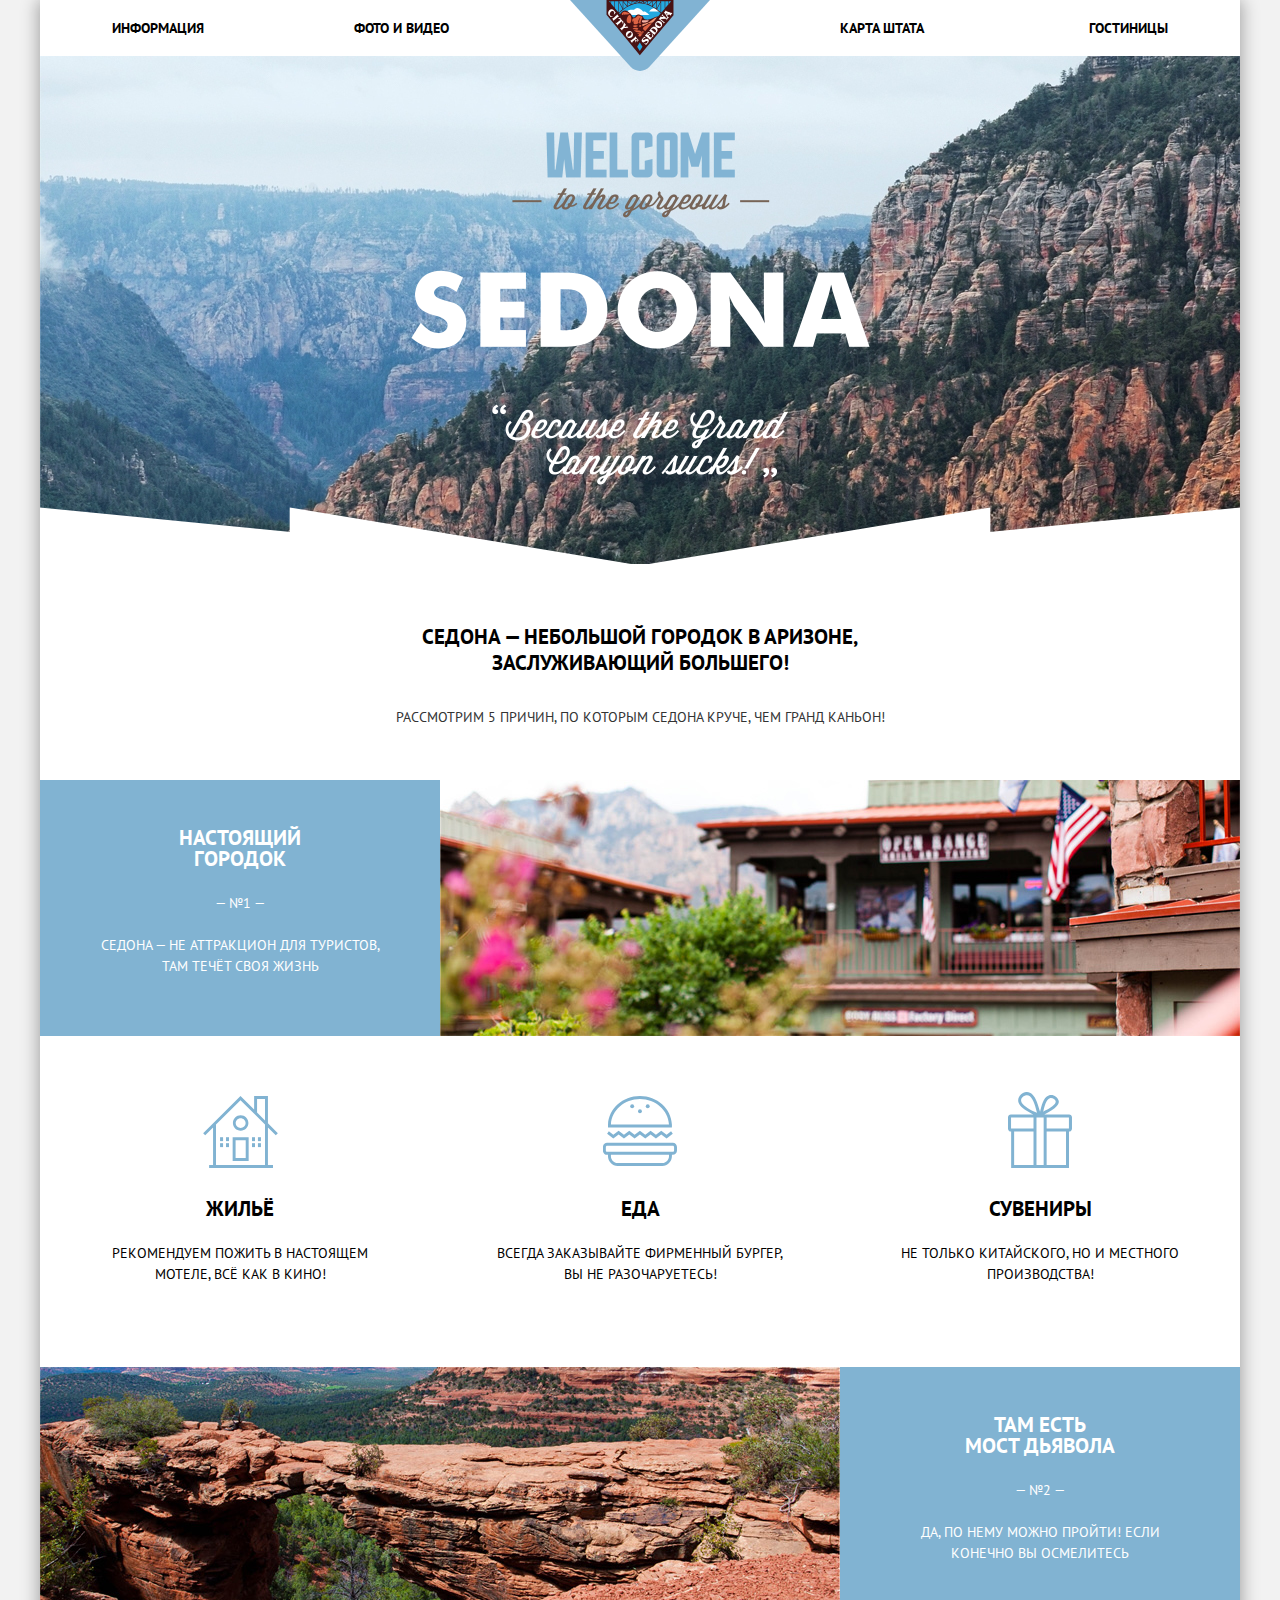
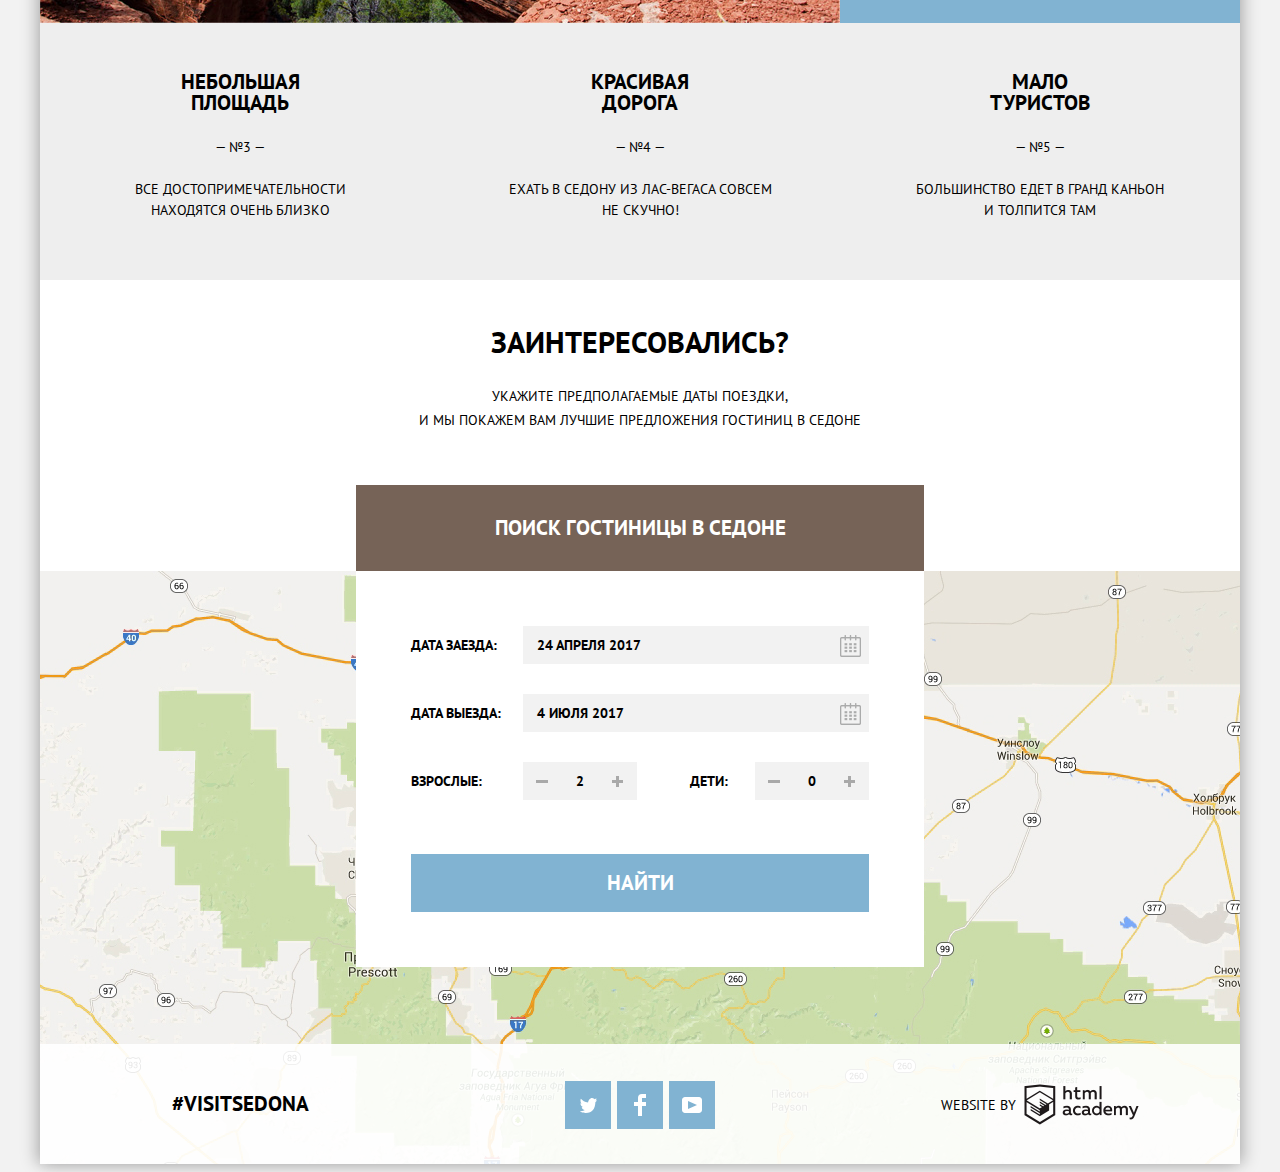
<file: index.html>
<!DOCTYPE html>
<html lang="ru">
<head>
  <meta charset="utf-8">
  <title>HTML Academy: Седона</title>
  <link href="https://fonts.googleapis.com/css?family=PT+Sans:400,700&display=swap&subset=cyrillic" rel="stylesheet">
  <link href="css/normalize.css" rel="stylesheet">
  <link href="css/style.min.css" rel="stylesheet">
</head>
<body>
  <div class="wrapper">
    <header class="main-header">
      <nav class="main-navigation">
        <a class="main-header-logo"><img alt="Логотип города Седона" height="72" src="img/logo.svg" width="140"></a>
        <ul class="site-navigation">
          <li>
            <a href="info.html">Информация</a>
          </li>
          <li>
            <a href="photos.html">Фото и видео</a>
          </li>
          <li>
            <a href="map.html">Карта штата</a>
          </li>
          <li>
            <a href="inner.html">Гостиницы</a>
          </li>
        </ul>
      </nav>
    </header>
    <main class="container">
      <section class="welcome">
        <h2 class="visually-hidden">Приветствие</h2><img alt="Welcome to Sedona" height="353" src="img/welcome.svg" width="459">
      </section>
      <section class="info">
        <h1 class="visually-hidden">Sedona</h1>
        <h2>Седона — небольшой городок в Аризоне, заслуживающий большего!</h2>
        <p>Рассмотрим 5 причин, по которым Седона круче, чем гранд каньон!</p>
      </section>
      <section class="real-town">
        <div class="town-life">
          <h2>Настоящий городок</h2>
          <p>— №1 —</p>
          <p>Седона — не аттракцион для туристов, там течёт своя жизнь</p>
        </div>
        <div class="image-town"><img alt="Настоящий городок" height="256" src="img/town.jpg" width="800"></div>
      </section>
      <section class="advices">
        <div class="advice-item">
          <h2>Жильё</h2>
          <p>Рекомендуем пожить в настоящем мотеле, всё как в кино!</p>
        </div>
        <div class="advice-item">
          <h2>Еда</h2>
          <p>Всегда заказывайте фирменный бургер, вы не разочаруетесь!</p>
        </div>
        <div class="advice-item">
          <h2>Сувениры</h2>
          <p>Не только китайского, но и местного производства!</p>
        </div>
      </section>
      <section class="reason-bridge">
        <div class="image-bridge"><img alt="Мост дьявола" height="256" src="img/bridge.jpg" width="800"></div>
        <div class="bridge">
          <h2>Там есть<br>
          Мост дьявола</h2>
          <p>— №2 —</p>
          <p>Да, по нему можно пройти! Если конечно вы осмелитесь</p>
        </div>
      </section>
      <section class="features">
        <div class="feature-item">
          <h2>Небольшая площадь</h2>
          <p>— №3 —</p>
          <p>Все достопримечательности находятся очень близко</p>
        </div>
        <div class="feature-item">
          <h2>Красивая дорога</h2>
          <p>— №4 —</p>
          <p>Ехать в Седону из Лас-Вегаса совсем не скучно!</p>
        </div>
        <div class="feature-item">
          <h2>Мало туристов</h2>
          <p>— №5 —</p>
          <p>Большинство едет в гранд каньон и толпится там</p>
        </div>
      </section>
      <section class="hotels">
        <h2>Заинтересовались?</h2>
        <p>Укажите предполагаемые даты поездки,<br>
        и мы покажем вам лучшие предложения гостиниц в седоне</p><button class="hotels-button">Поиск гостиницы В седоне</button>
        <form action="https://echo.htmlacademy.ru" class="hotels-form" method="post">
          <p class="hotel-date"><label for="hotel-arrival-date">Дата заезда:</label> <input class="date" id="hotel-arrival-date" name="arrival-date" placeholder=" 24 апреля 2017" type="text" value=""> <button class="calendar"></button></p>
          <p class="hotel-date"><label for="hotel-departure-date">Дата выезда:</label> <input class="date" id="hotel-departure-date" name="departure-date" placeholder=" 4 июля 2017" type="text" value=""> <button class="calendar"></button></p>
          <p class="guest"><label class="adults" for="guest-adults">Взрослые:</label> <button class="minus" onclick="minusAd()" type="button"></button> <input id="guest-adults" name="adults" required="" type="text" value="2"> <button class="plus" onclick="plusAd()" type="button"></button> <label class="children" for="guest-children">Дети:</label> <button class="minus" onclick="minusCh()" type="button"></button> <input id="guest-children" name="children" required="" type="text" value="0"> <button class="plus" onclick="plusCh()" type="button"></button></p><button class="button-search" type="submit">Найти</button>
        </form>
      </section>
      <section class="map">
        <h2 class="visually-hidden">Карта</h2><img alt="Карта" height="593" src="img/map.jpg" width="1200"> <iframe allowfullscreen height="473" src="https://www.google.com/maps/embed?pb=!1m18!1m12!1m3!1d419081.0413369726!2d-112.0753039864071!3d34.85445243830679!2m3!1f0!2f0!3f0!3m2!1i1024!2i768!4f13.1!3m3!1m2!1s0x872da132f942b00d%3A0x5548c523fa6c8efd!2z0KHQtdC00L7QvdCwLCDQkNGA0LjQt9C-0L3QsCA4NjMzNiwg0KHQqNCQ!5e0!3m2!1sru!2sru!4v1560435378930!5m2!1sru!2sru" style="border:0" width="1200"></iframe>
      </section>
    </main>
    <footer class="main-footer">
      <p class="visit"><a href="#">#visitsedona</a></p>
      <div class="footer-social">
        <ul>
          <li>
            <a class="social-button" href="#"><span class="visually-hidden">Твиттер</span> <svg height="15" width="17" xmlns="http://www.w3.org/2000/svg">
            <path d="M10.95.144c1.685-.496 2.984.27 3.577 1.179.673-.231 1.331-.481 2.011-.708a2.345 2.345 0 0 1-.857 1.768c.685.17 1.304-.491 1.304-.491-.169 1-1.006 1.788-1.563 2.024-.231 6.75-3.175 11.217-10.077 11.082h-.446c-.41 0-4.164-.46-4.898-1.887 2.271.196 3.893-.422 4.693-1.177-.96-.3-2.679-.477-2.979-2.95.349.106.564.228 1.19.119C1.705 8.247.374 7.53.448 5.33c.285.328 1.067.536 1.34.472C1.085 5.561-.182 2.442.894.85c1.818 1.854 3.735 3.606 7.152 3.773C8.254 2.33 9.183.793 10.95.144z" fill="#FFF"></path></svg></a>
          </li>
          <li>
            <a class="social-button" href="#"><span class="visually-hidden">Фейсбук</span> <svg height="22" width="12" xmlns="http://www.w3.org/2000/svg">
            <path d="M12 4V0H8a4 4 0 0 0-4 4v4H0v4h4v10h4V12h4V8H8V4h4z" fill="#FFF"></path></svg></a>
          </li>
          <li>
            <a class="social-button" href="#"><span class="visually-hidden">Ютуб</span> <svg height="16" viewbox="0 0 20 16" width="20" xmlns="http://www.w3.org/2000/svg">
            <path d="M17 0H3C1.35 0 0 1.35 0 3v10c0 1.65 1.35 3 3 3h14c1.65 0 3-1.35 3-3V3c0-1.65-1.35-3-3-3zM6.027 11.998V4.002L15.014 8l-8.987 3.998z" fill="#FFF"></path></svg></a>
          </li>
        </ul>
      </div>
      <p class="footer-copyright"><b>Website by</b> <a class="button" href="https://htmlacademy.ru/intensive/htmlcss"><img alt="Логотип HTML Academy" class="logo-htmla" height="41" src="img/logo-htmla.svg" width="115"></a></p>
    </footer>
  </div>
  <script src="js/script.min.js">
  </script>
</body>
</html>
</file>
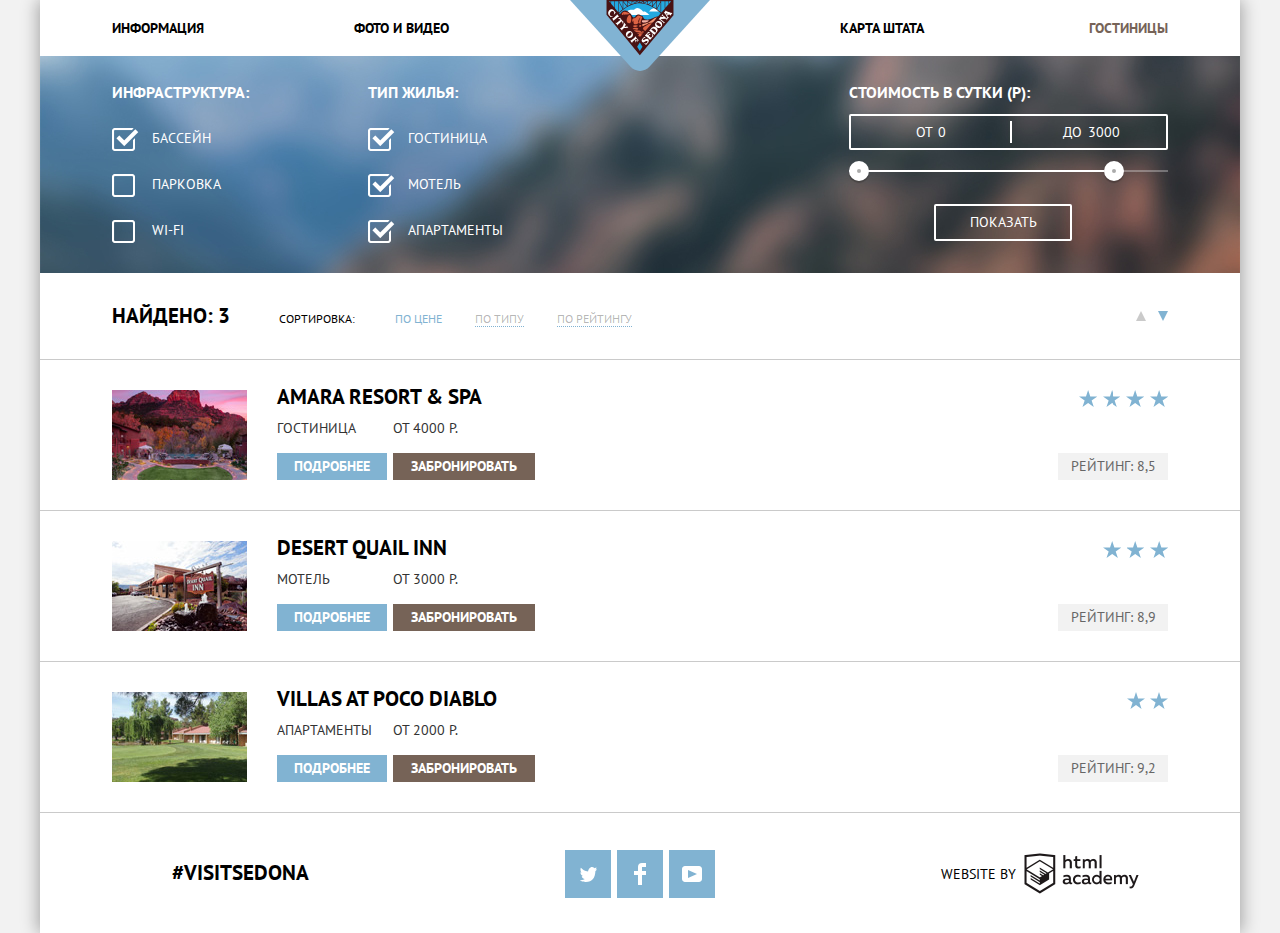
<file: inner.html>
<!DOCTYPE html>
<html lang="ru">
<head>
  <meta charset="utf-8">
  <title>HTML Academy: Седона</title>
  <link href="https://fonts.googleapis.com/css?family=PT+Sans:400,700&display=swap&subset=cyrillic" rel="stylesheet">
  <link href="css/normalize.css" rel="stylesheet">
  <link href="css/style.min.css" rel="stylesheet">
</head>
<body>
  <div class="wrapper">
    <header class="main-header">
      <nav class="main-navigation">
        <a class="main-header-logo" href="index.html"><img alt="Логотип города Седона" height="72" src="img/logo.svg" width="140"></a>
        <ul class="site-navigation">
          <li>
            <a href="info.html">Информация</a>
          </li>
          <li>
            <a href="photos.html">Фото и видео</a>
          </li>
          <li>
            <a href="map.html">Карта штата</a>
          </li>
          <li>
            <a class="active" href="#">Гостиницы</a>
          </li>
        </ul>
      </nav>
    </header>
    <main class="container">
      <form action="https://echo.htmlacademy.ru" class="filter" id="filters" method="get" name="filters">
        <fieldset class="infrastructure">
          <legend class="filter-infrastructure">Инфраструктура:</legend>
          <ul>
            <li class="filter-option"><input checked class="visually-hidden filter-input-checkbox" id="filter-pool" name="pool" type="checkbox"> <label for="filter-pool">Бассейн</label></li>
            <li class="filter-option"><input class="visually-hidden filter-input-checkbox" id="filter-parking" name="parking" type="checkbox"> <label for="filter-parking">Парковка</label></li>
            <li class="filter-option"><input class="visually-hidden filter-input-checkbox" id="filter-wi-fi" name="wi-fi" type="checkbox"> <label for="filter-wi-fi">Wi-Fi</label></li>
          </ul>
        </fieldset>
        <fieldset class="housing">
          <legend class="filter-housing">Тип жилья:</legend>
          <ul>
            <li class="filter-option"><input checked class="visually-hidden filter-input-checkbox" id="filter-hotel" name="hotel" type="checkbox"> <label for="filter-hotel">Гостиница</label></li>
            <li class="filter-option"><input checked class="visually-hidden filter-input-checkbox" id="filter-motel" name="motel" type="checkbox"> <label for="filter-motel">Мотель</label></li>
            <li class="filter-option"><input checked class="visually-hidden filter-input-checkbox" id="filter-apartments" name="apartments" type="checkbox"> <label for="filter-apartments">Апартаменты</label></li>
          </ul>
        </fieldset>
        <fieldset class="filter-range">
          <legend class="filter-range-title">Стоимость в сутки (р):</legend>
          <div class="price-controls">
            <label class="min-price">от <input name="min-price" type="text" value="0"></label> <label class="max-price">до <input name="max-price" type="text" value="3000"></label>
          </div>
          <div class="range-controls">
            <div class="scale">
              <div class="bar"></div>
            </div>
            <div class="range-toggle range-toggle-min"></div>
            <div class="range-toggle range-toggle-max"></div>
          </div><button class="button-transparent" type="submit">Показать</button>
        </fieldset>
      </form>
      <section class="sorting">
        <h2>Найдено: 3</h2>
        <h3>Сортировка:</h3>
        <ul class="theme-sorting">
          <li>
            <a class="active" href="#">По цене</a>
          </li>
          <li>
            <a href="#">По типу</a>
          </li>
          <li>
            <a href="#">По рейтингу</a>
          </li>
        </ul><a class="up" href="#"></a> <a class="down" href="#"></a>
      </section>
      <section class="variants">
        <ul class="variants-hotels">
          <li class="variant-hotel">
            <img alt="Фото гостиницы Amara Resort & Spa" height="90" src="img/amara.jpg" width="135">
            <div class="description">
              <h2><a class="name" href="#">Amara Resort & Spa</a></h2><span>Гостиница</span> <span class="price">от 4000 Р.</span> <a class="button-detail" href="#">Подробнее</a> <a class="button-booking" href="#">Забронировать</a>
            </div>
            <div class="rating">
              <span class="four-stars stars"></span> <span class="rating-number">Рейтинг: 8,5</span>
            </div>
          </li>
          <li class="variant-hotel">
            <img alt="Фото мотеля Desert Quail Inn" height="90" src="img/desert.jpg" width="135">
            <div class="description">
              <h2><a class="name" href="#">Desert Quail Inn</a></h2><span>Мотель</span> <span class="price">от 3000 Р.</span> <a class="button-detail" href="#">Подробнее</a> <a class="button-booking" href="#">Забронировать</a>
            </div>
            <div class="rating">
              <span class="three-stars stars"></span> <span class="rating-number">Рейтинг: 8,9</span>
            </div>
          </li>
          <li class="variant-hotel">
            <img alt="Фото апартаментов Villas at Poco Diablo" height="90" src="img/villas.jpg" width="135">
            <div class="description">
              <h2><a class="name" href="#">Villas at Poco Diablo</a></h2><span>Апартаменты</span> <span class="price">от 2000 Р.</span> <a class="button-detail" href="#">Подробнее</a> <a class="button-booking" href="#">Забронировать</a>
            </div>
            <div class="rating">
              <span class="two-stars stars"></span> <span class="rating-number">Рейтинг: 9,2</span>
            </div>
          </li>
        </ul>
      </section>
    </main>
    <footer class="main-footer-inner">
      <p class="visit"><a href="#">#visitsedona</a></p>
      <div class="footer-social">
        <ul>
          <li>
            <a class="social-button" href="#"><span class="visually-hidden">Твиттер</span> <svg height="15" width="17" xmlns="http://www.w3.org/2000/svg">
            <path d="M10.95.144c1.685-.496 2.984.27 3.577 1.179.673-.231 1.331-.481 2.011-.708a2.345 2.345 0 0 1-.857 1.768c.685.17 1.304-.491 1.304-.491-.169 1-1.006 1.788-1.563 2.024-.231 6.75-3.175 11.217-10.077 11.082h-.446c-.41 0-4.164-.46-4.898-1.887 2.271.196 3.893-.422 4.693-1.177-.96-.3-2.679-.477-2.979-2.95.349.106.564.228 1.19.119C1.705 8.247.374 7.53.448 5.33c.285.328 1.067.536 1.34.472C1.085 5.561-.182 2.442.894.85c1.818 1.854 3.735 3.606 7.152 3.773C8.254 2.33 9.183.793 10.95.144z" fill="#FFF"></path></svg></a>
          </li>
          <li>
            <a class="social-button" href="#"><span class="visually-hidden">Фейсбук</span> <svg height="22" width="12" xmlns="http://www.w3.org/2000/svg">
            <path d="M12 4V0H8a4 4 0 0 0-4 4v4H0v4h4v10h4V12h4V8H8V4h4z" fill="#FFF"></path></svg></a>
          </li>
          <li>
            <a class="social-button" href="#"><span class="visually-hidden">Ютуб</span> <svg height="16" viewbox="0 0 20 16" width="20" xmlns="http://www.w3.org/2000/svg">
            <path d="M17 0H3C1.35 0 0 1.35 0 3v10c0 1.65 1.35 3 3 3h14c1.65 0 3-1.35 3-3V3c0-1.65-1.35-3-3-3zM6.027 11.998V4.002L15.014 8l-8.987 3.998z" fill="#FFF"></path></svg></a>
          </li>
        </ul>
      </div>
      <p class="footer-copyright"><b>Website by</b> <a class="button" href="https://htmlacademy.ru/intensive/htmlcss"><img alt="Логотип HTML Academy" class="logo-htmla" height="41" src="img/logo-htmla.svg" width="115"></a></p>
    </footer>
  </div>
</body>
</html>
</file>
<file: css/style.min.css>
@-webkit-keyframes slide{0%{opacity:0;-webkit-transform-origin:center top;transform-origin:center top;-webkit-transform:scaleY(0);transform:scaleY(0)}25%{opacity:.25;-webkit-transform-origin:center top;transform-origin:center top}50%{opacity:.5;-webkit-transform-origin:center top;transform-origin:center top}75%{opacity:.75;-webkit-transform-origin:center top;transform-origin:center top}to{opacity:1;-webkit-transform-origin:center top;transform-origin:center top}}@keyframes slide{0%{opacity:0;-webkit-transform-origin:center top;transform-origin:center top;-webkit-transform:scaleY(0);transform:scaleY(0)}25%{opacity:.25;-webkit-transform-origin:center top;transform-origin:center top}50%{opacity:.5;-webkit-transform-origin:center top;transform-origin:center top}75%{opacity:.75;-webkit-transform-origin:center top;transform-origin:center top}to{opacity:1;-webkit-transform-origin:center top;transform-origin:center top}}@-webkit-keyframes pulse{0%,to{-webkit-transform:scale3d(1,1,1);transform:scale3d(1,1,1)}50%{-webkit-transform:scale3d(1.05,1.05,1.05);transform:scale3d(1.05,1.05,1.05)}}@keyframes pulse{0%,to{-webkit-transform:scale3d(1,1,1);transform:scale3d(1,1,1)}50%{-webkit-transform:scale3d(1.05,1.05,1.05);transform:scale3d(1.05,1.05,1.05)}}body{margin:0;padding:0;font-family:"PT Sans",Arial,sans-serif;font-size:14px;line-height:26px;font-weight:700;color:#000;text-transform:uppercase;background-color:#f2f2f2}a{text-decoration:none}img{max-width:100%;height:auto}.visually-hidden:not(:focus):not(:active),input[type=checkbox].visually-hidden{position:absolute;width:1px;height:1px;margin:-1px;border:0;padding:0;white-space:nowrap;-webkit-clip-path:inset(100%);clip-path:inset(100%);clip:rect(0 0 0 0);overflow:hidden}.wrapper{position:relative;width:1200px;margin:0 auto;background-color:#fff;-webkit-box-shadow:5px 0 15px rgba(0,0,0,.2),-5px 0 15px rgba(0,0,0,.2);box-shadow:5px 0 15px rgba(0,0,0,.2),-5px 0 15px rgba(0,0,0,.2)}.site-navigation{list-style:none;display:-webkit-box;display:-ms-flexbox;display:flex;-ms-flex-wrap:wrap;flex-wrap:wrap;margin:0;padding:0;color:#000;background-color:#fff}.main-header{position:relative}.main-header-logo{position:absolute;left:50%;margin-left:-70px;z-index:1}.site-navigation li{width:25%;text-align:center;padding-top:15px;padding-bottom:15px;margin:0;-webkit-box-sizing:border-box;box-sizing:border-box}.site-navigation li:nth-child(n){text-align:left;padding-left:72px}.site-navigation li:nth-child(2n){text-align:left;padding-left:14px}.site-navigation li:nth-child(3n){text-align:right;padding-right:16px}.site-navigation li:nth-child(4n){text-align:right;padding-right:72px}.site-navigation a{color:#000}.site-navigation a:hover{color:#81b3d2}.site-navigation a:focus{color:rgba(0,0,0,.3);outline:0}.site-navigation a:active{color:rgba(0,0,0,.3)}.site-navigation .active{color:#766357}.welcome{min-height:508px;background-color:#e4f1f9;background-image:url(../img/polygon.png),url(../img/background-photo.jpg);background-position:center 451px,center top;background-repeat:no-repeat,no-repeat}.welcome img{display:block;margin:0 auto;padding-top:76px}.info{text-align:center;padding-top:60px;padding-bottom:50px}.info h2{width:440px;font-size:21px;margin:0 auto 28px}.info p{font-weight:400;color:#333;margin:0}.advices h2,.features h2,.real-town h2,.reason-bridge h2{font-size:21px;line-height:21px;width:155px;text-align:center;padding:0;margin:0 auto 24px}.advices p,.features p,.real-town p,.reason-bridge p{line-height:21px;font-weight:400;text-align:center;padding:0;margin:0 0 21px}.real-town{display:-webkit-box;display:-ms-flexbox;display:flex;background-color:#81b3d2}.town-life{width:400px;color:#fff;padding:47px 60px 38px;-webkit-box-sizing:border-box;box-sizing:border-box}.image-bridge,.image-town{max-height:256px}.advices{display:-webkit-box;display:-ms-flexbox;display:flex}.advice-item{width:400px;padding-right:55px;padding-left:55px;padding-bottom:61px;-webkit-box-sizing:border-box;box-sizing:border-box}.advice-item h2{position:relative;padding-top:162px}.advice-item h2::before{content:"";position:absolute;right:0;left:0;margin:auto}.advice-item:first-child h2::before{width:75px;height:72px;top:60px;background:url(../img/icon-1.svg) no-repeat 0 0}.advice-item:nth-child(2) h2::before{width:74px;height:70px;top:60px;background:url(../img/icon-2.svg) no-repeat 0 0}.advice-item:last-child h2::before{width:64px;height:76px;top:56px;background:url(../img/icon-3.svg) no-repeat 0 0}.reason-bridge{display:-webkit-box;display:-ms-flexbox;display:flex;background-color:#81b3d2}.bridge{width:400px;color:#fff;padding:47px 48px 38px;-webkit-box-sizing:border-box;box-sizing:border-box}.features{display:-webkit-box;display:-ms-flexbox;display:flex;background-color:#eee}.feature-item{width:400px;padding:48px 68px 38px;-webkit-box-sizing:border-box;box-sizing:border-box}.feature-item:nth-child(3){padding:48px 76px 38px}.hotels{position:relative;text-align:center;padding-top:44px}.hotels h2{font-size:30px;line-height:36px;padding:0;margin:0 0 24px}.hotels p{line-height:24px;font-weight:400;margin-bottom:53px}.hotels button{font:inherit;text-align:center;vertical-align:middle;text-transform:uppercase;border:0}.hotels .hotels-button{display:block;width:568px;text-align:center;font-size:21px;color:#fff;background-color:#766357;padding-top:30px;padding-bottom:30px;margin:0 auto;-webkit-box-sizing:border-box;box-sizing:border-box}.hotels .hotels-button:hover{background-color:#604e43}.hotels .hotels-button:focus{color:rgba(255,255,255,.3);background-color:#503e33;outline:0}.hotels .hotels-button:active{color:rgba(255,255,255,.3);background-color:#503e33}.hotels .hotels-form{display:-webkit-box;display:-ms-flexbox;display:flex;-ms-flex-wrap:wrap;flex-wrap:wrap;position:absolute;width:568px;min-height:395px;right:0;left:0;margin:auto;background-color:#fff;padding:55px;-webkit-box-sizing:border-box;box-sizing:border-box;z-index:3;-webkit-animation:slide 1s;animation:slide 1s}.hotels .hotels-form-close{display:none}.hotels .hotels-form-error{-webkit-animation:pulse .5s;animation:pulse .5s}.hotels-form input,.hotels-form label{font-family:"PT Sans",Arial,sans-serif;font-size:14px;line-height:26px;font-weight:700}.hotels-form input[type=text]::-webkit-input-placeholder{color:#000}.hotels-form input[type=text]:-ms-input-placeholder,.hotels-form input[type=text]::-ms-input-placeholder{color:#000}.hotels-form input[type=text]::placeholder{color:#000;opacity:1}.hotels-form .hotel-date{position:relative;display:-webkit-box;display:-ms-flexbox;display:flex;-webkit-box-align:center;-ms-flex-align:center;align-items:center;-webkit-box-pack:justify;-ms-flex-pack:justify;justify-content:space-between;width:458px;padding:0;margin:0 0 30px}.hotel-date label{-ms-flex-item-align:center;-ms-grid-row-align:center;align-self:center;display:block;margin:0;padding:0}.hotel-date input{width:346px;height:38px;padding:6px 37px 6px 10px;margin:0 0 0 auto;-webkit-box-sizing:border-box;box-sizing:border-box;color:#000;text-transform:uppercase;background-color:#f2f2f2;border:0}.hotel-date input:hover{background-color:#ebebeb}.hotel-date input:focus{background-color:#fff;outline:2px solid #e5e5e5}.hotel-date .calendar{display:block;position:absolute;top:9px;right:8px;bottom:8px;width:21px;height:22px;background-image:url(../img/calendar.svg);background-color:transparent;font-size:0;outline:0}.hotel-date .calendar:hover{background-image:url(../img/calendar-2.svg)}.hotel-date .calendar:focus{background-image:url(../img/calendar-3.svg);outline:0}.hotel-date .calendar:active{background-image:url(../img/calendar-3.svg)}.hotels-form .guest{display:-webkit-box;display:-ms-flexbox;display:flex;width:100%;margin:0;padding:0;-webkit-box-align:center;-ms-flex-align:center;align-items:center}.guest button,.guest label{display:block;margin:0;padding:0}.guest .adults{margin-right:41px}.guest .children{margin-left:auto;margin-right:27px}.guest button{position:relative;width:38px;height:38px;background-color:#f2f2f2;outline:0}.guest .minus::before,.guest .plus::after,.guest .plus::before{content:"";position:absolute;top:18px;left:13px;width:12px;height:3px;background-color:#a9a9a9}.guest .plus::after,.guest .plus::before{width:11px}.guest .plus::after{-webkit-transform:rotate(90deg);-ms-transform:rotate(90deg);transform:rotate(90deg)}.guest .minus:hover::before,.guest .plus:hover::after,.guest .plus:hover::before{background-color:#000}.guest .minus:focus::before,.guest .plus:focus::after,.guest .plus:focus::before{background-color:#81b3d2}.guest .minus:active::before,.guest .plus:active::after,.guest .plus:active::before{background-color:#81b3d2}.guest input{background-color:#f2f2f2;border:0;width:38px;height:38px;padding:0;margin:0;text-align:center}.hotels-form .button-search{display:block;width:100%;text-align:center;font-size:21px;color:#fff;background-color:#81b3d2;padding-top:16px;padding-bottom:16px;margin:54px 0 0;-webkit-box-sizing:border-box;box-sizing:border-box}.hotels-form .button-search:hover,.social-button:hover{background-color:#669ec0}.hotels-form .button-search:focus,.social-button:focus{color:rgba(255,255,255,.3);background-color:#5496bd;outline:0}.hotels-form .button-search:active,.social-button:active{color:rgba(255,255,255,.3);background-color:#5496bd}.map{max-height:593px;position:relative}.map iframe{position:absolute;z-index:1;top:0;left:0;border:0}.main-footer{position:absolute;display:-webkit-box;display:-ms-flexbox;display:flex;background-color:rgba(255,255,255,.9);left:0;right:0;bottom:0;z-index:2}.visit{width:400px;padding:47px 0 44px;margin:0;text-align:center}.visit a{font-size:21px;color:#000}.footer-social{width:400px;padding-top:34px;padding-bottom:32px}.footer-social ul{-ms-flex-wrap:wrap;flex-wrap:wrap;width:400px;padding:0;margin:0;list-style:none}.footer-copyright,.footer-social ul,.social-button{display:-webkit-box;display:-ms-flexbox;display:flex;-webkit-box-pack:center;-ms-flex-pack:center;justify-content:center}.social-button{-webkit-box-align:center;-ms-flex-align:center;align-items:center;height:48px;color:#fff;background-color:#81b3d2;width:46px;margin:3px}.footer-copyright{width:400px;padding:40px 0 39px;margin:0}.footer-copyright b{display:block;font-weight:400;padding:0;margin:8px 8px 7px 0}.footer-copyright .button{width:115px;max-height:41px;display:block;padding:0;margin:0}.footer-copyright .button:hover{background:url(../img/logo-htmla-2.svg) no-repeat 100% 0}.button:hover .logo-htmla{background:0 0;visibility:hidden}.footer-copyright .button:focus{background:url(../img/logo-htmla-3.svg) no-repeat 100% 0;outline:0}.button:focus .logo-htmla{background:0 0;visibility:hidden}.footer-copyright .button:active{background:url(../img/logo-htmla-3.svg) no-repeat 100% 0}.button:active .logo-htmla{background:0 0;visibility:hidden}.filter{min-height:217px;display:-webkit-box;display:-ms-flexbox;display:flex;line-height:21px;color:#fff;background-color:#3b5667;background-image:url(../img/filter-background.jpg);background-position:0 0;background-repeat:no-repeat;padding:26px 72px 32px;-webkit-box-sizing:border-box;box-sizing:border-box}.filter fieldset{width:256px;padding:0;margin:0;border:0}.filter legend{font-size:16px;color:#fff;padding:0;margin:0}.filter ul{list-style:none;padding:0;margin:0}.filter-option{font-weight:400;padding-left:40px;margin-top:25px}.filter-option label{position:relative;display:block;cursor:pointer;-webkit-user-select:none;-moz-user-select:none;-ms-user-select:none;user-select:none}.filter-input-checkbox+label::before{content:"";position:absolute;width:23px;height:23px;left:-40px;background:url(../img/checkbox-off.svg) no-repeat 0 0}.filter-input-checkbox:checked+label::before{background:url(../img/checkbox-on.svg) no-repeat 0 0;width:27px}.filter-input-checkbox:disabled+label::before{content:"";position:absolute;width:23px;height:23px;left:-40px;background:url(../img/checkbox-off-2.svg) no-repeat 0 0}.filter-input-checkbox:checked:disabled+label::before{background:url(../img/checkbox-on-2.svg) no-repeat 0 0;width:27px}.filter-input-checkbox:focus+label::before{outline:#3b99fc auto 5px;background-color:#3b99fc}.filter .filter-range{width:318px;margin-left:auto}.price-controls{position:relative;height:36px;padding-top:5px;padding-bottom:5px;margin-top:11px;margin-bottom:20px;font-size:0;border:2px solid #fff;border-radius:2px;-webkit-box-sizing:border-box;box-sizing:border-box}.price-controls label{display:inline-block;font-size:14px;line-height:21px;font-weight:400;cursor:pointer}.price-controls .min-price{width:90px;padding-left:65px}.price-controls .max-price{width:90px;padding-left:57px}.price-controls input{width:50px;margin:0;color:inherit;font:inherit;background:0 0;border:0}.price-controls::after{content:"";position:absolute;top:50%;left:50%;width:2px;height:22px;background:#fff;-webkit-transform:translate(-50%,-50%);-ms-transform:translate(-50%,-50%);transform:translate(-50%,-50%);margin-left:2px}.range-controls{position:relative;margin-bottom:32px}.range-controls .scale{height:2px;background:rgba(255,255,255,.3)}.range-controls .bar{width:80%;height:2px;background:#fff}.range-toggle{position:absolute;top:-9px;width:4px;height:4px;background:#ababab;border:8px solid #fff;border-radius:50%;-webkit-box-shadow:0 2px 1px 0 rgba(0,1,1,.2);box-shadow:0 2px 1px 0 rgba(0,1,1,.2);cursor:pointer}.range-toggle:hover{border:9px solid #fff}.range-toggle-min{left:0}.range-toggle-max{left:80%}.button-transparent{display:block;margin:0 96px 0 85px;padding:6px 33px 6px 34px;font-size:14px;line-height:21px;font-weight:400;color:#fff;text-transform:uppercase;background:0 0;border:2px solid #fff;border-radius:2px;cursor:pointer}.button-transparent:hover{color:#000;background:#fff}.sorting{display:-webkit-box;display:-ms-flexbox;display:flex;-webkit-box-align:baseline;-ms-flex-align:baseline;align-items:baseline;padding:30px 72px;background-color:#fff;border-bottom:1px solid #cacaca;-webkit-box-sizing:border-box;box-sizing:border-box}.sorting h2{font-size:21px;padding:0;margin:0 49px 0 0}.sorting h3,.sorting ul{font-size:12px;line-height:18px;font-weight:400}.sorting h3{padding-top:0;margin:0 7px 0 0}.sorting ul{display:-webkit-box;display:-ms-flexbox;display:flex;-webkit-box-align:baseline;-ms-flex-align:baseline;align-items:baseline;list-style:none;padding:0;margin:0}.sorting li{margin-left:33px}.theme-sorting a{color:rgba(0,0,0,.3);border-bottom:1px dotted #81b3d2}.theme-sorting .active{color:#81b3d2;border:0}.theme-sorting a:hover{color:#81b3d2;border-bottom:1px dotted #81b3d2}.theme-sorting a:focus{color:#000;border:0;outline:0}.theme-sorting a:active{color:#000;border:0}.sorting .down,.sorting .up{display:block;-ms-flex-item-align:center;-ms-grid-row-align:center;align-self:center;width:0;height:0;border-left:5.5px solid transparent;border-right:5.5px solid transparent;padding:0;margin:0}.sorting .up{border-bottom:10px solid #cacaca;margin-left:auto;margin-right:12px}.sorting .down{border-top:10px solid #81b3d2}.sorting .up:hover{border-bottom:10px solid #000}.sorting .down:hover{border-top:10px solid #000}.sorting .up:focus{border-bottom:10px solid #81b3d2;outline:0}.sorting .up:active{border-bottom:10px solid #81b3d2}.sorting .down:focus{border-top:10px solid #81b3d2;outline:0}.sorting .down:active{border-top:10px solid #81b3d2}.variants{background-color:#fff}.variants-hotels{width:1200px;list-style:none;margin:0;padding:0}.variants .variant-hotel{display:-webkit-box;display:-ms-flexbox;display:flex;line-height:21px;padding:30px 72px;margin:0;border-bottom:1px solid #cacaca}.variant-hotel img{max-height:90px;margin-right:30px}.variant-hotel span{display:block;font-weight:400;width:110px;padding:0;margin:0}.variant-hotel .description{display:-webkit-box;display:-ms-flexbox;display:flex;-ms-flex-wrap:wrap;flex-wrap:wrap;width:358px}.description h2{width:352px;font-size:21px;line-height:26px;text-align:left;padding:0;margin:-6px 6px 8px 0}.description .name{color:#000}.description .name:hover{color:#81b3d2}.description .name:focus{color:rgba(0,0,0,.3);outline:0}.description .name:active{color:rgba(0,0,0,.3)}.description span{text-align:left;color:#333;margin-right:6px}.description .price{-webkit-box-flex:1;-ms-flex-positive:1;flex-grow:1;margin-right:100px}.button-detail{display:block;width:110px;text-align:center;color:#fff;background-color:#81b3d2;padding:3px 0;margin:14px 6px 0 0}.button-detail:hover{background-color:#669ec0}.button-detail:focus{color:rgba(255,255,255,.3);background-color:#5496bd;outline:0}.button-detail:active{color:rgba(255,255,255,.3);background-color:#5496bd}.button-booking{display:block;width:142px;text-align:center;color:#fff;background-color:#766357;padding:3px 0;margin:14px 100px 0 0}.button-booking:hover{background-color:#604e43}.button-booking:focus{color:rgba(255,255,255,.3);background-color:#503e33;outline:0}.button-booking:active{color:rgba(255,255,255,.3);background-color:#503e33}.variant-hotel .rating{display:-webkit-box;display:-ms-flexbox;display:flex;-webkit-box-orient:vertical;-webkit-box-direction:normal;-ms-flex-direction:column;flex-direction:column;-webkit-box-pack:justify;-ms-flex-pack:justify;justify-content:space-between;width:110px;margin-left:auto}.rating .stars{height:17px;background-color:#fff;background-image:url(../img/star.svg);background-size:18px;background-repeat:space;padding:0;margin:0}.rating .four-stars{width:89px;margin-left:auto}.rating .three-stars{width:65px;margin-left:auto}.rating .two-stars{width:41px;margin-left:auto}.rating .rating-number{padding:3px 0;background-color:#f2f2f2;-webkit-box-sizing:border-box;box-sizing:border-box;color:#666;text-align:center}.main-footer-inner{display:-webkit-box;display:-ms-flexbox;display:flex}
</file>
